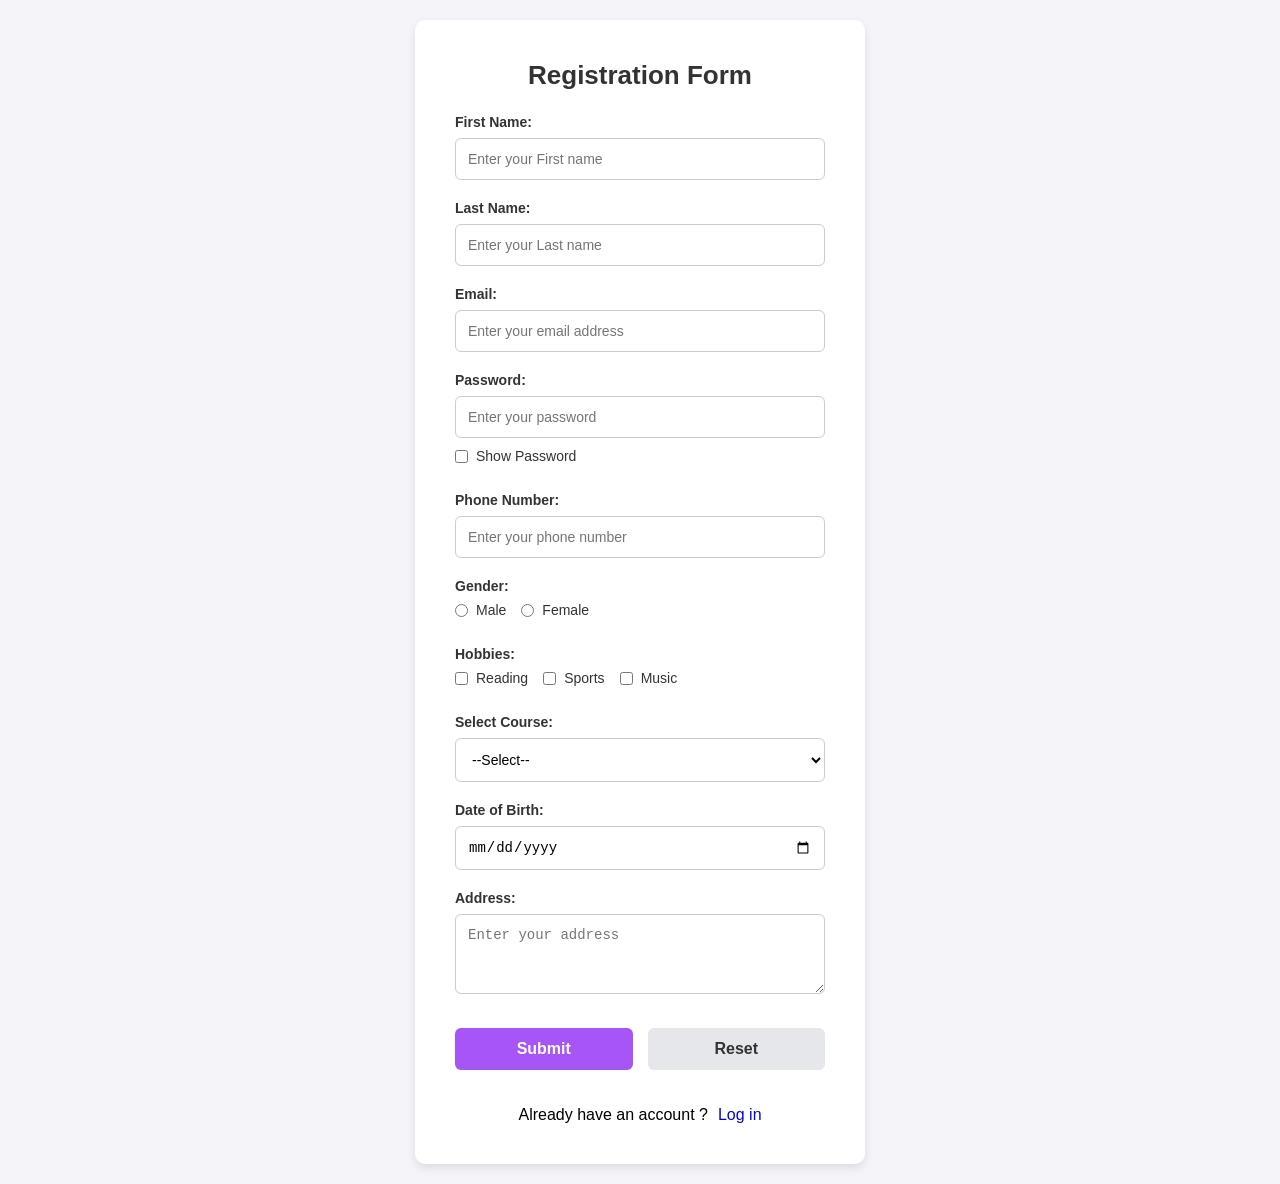
<file: index.html>
<!DOCTYPE html>
<html lang="en">
<head>
    <meta charset="UTF-8">
    <meta name="viewport" content="width=device-width, initial-scale=1.0">
    <title>Registration Form</title>
    <link rel="icon" href="./src/santa-claus.png" />
    <link rel="stylesheet" href="style.css">
</head>
<body>

<div class="form-container">
    <h2 class="form-title">Registration Form</h2><br>
    

    <form>

        <div class="form-group">
            <label for="name">First Name:</label>
            <input type="text" id="name" name="name" placeholder="Enter your First name" required>
        </div>

         <div class="form-group">
            <label for="lastname">Last Name:</label>
            <input type="text" id="lastname" name="lastname" placeholder="Enter your Last name" required>
        </div>

        
        <div class="form-group">
            <label for="email">Email:</label>
            <input type="email" id="email" class="hello-one" name="email" placeholder="Enter your email address">
        </div>

        
        <div class="form-group">
            <label for="password">Password:</label>
            <input type="password" id="password" name="password" placeholder="Enter your password" required>

            <div class="checkbox-group" style="margin-top: 10px;">
                <label class="checkbox-label">
                    <input type="checkbox" id="showPassword" name="showPassword"> Show Password
                </label>
            </div>
        </div>

        
        <div class="form-group">
            <label for="phone">Phone Number:</label>
            <input type="tel" id="phone" name="phone" placeholder="Enter your phone number" required>
        </div>

        
        <div class="form-group">
            <label>Gender:</label>
            <div class="radio-group">
                <label class="radio-label">
                    <input type="radio" name="gender" value="male"> Male
                </label>
                <label class="radio-label">
                    <input type="radio" name="gender" value="female"> Female
                </label>
            </div>
        </div>

        
        <div class="form-group">
            <label>Hobbies:</label>
            <div class="checkbox-group">
                <label class="checkbox-label">
                    <input type="checkbox" name="hobby" value="reading"> Reading
                </label>
                <label class="checkbox-label">
                    <input type="checkbox" name="hobby" value="sports"> Sports
                </label>
                <label class="checkbox-label">
                    <input type="checkbox" name="hobby" value="music"> Music
                </label>
            </div>
        </div>

        
        <div class="form-group">
            <label for="course">Select Course:</label>
            <select id="course" name="course">
                <option value="">--Select--</option>
                <option value="bca">BCA</option>
                <option value="btech">B.Tech</option>
                <option value="mca">MCA</option>
            </select>
        </div>

        
        <div class="form-group">
            <label for="dob">Date of Birth:</label>
            <input type="date" id="dob" name="dob">
        </div>

        
        <div class="form-group">
            <label for="address">Address:</label>
            <textarea id="address" name="address" placeholder="Enter your address"></textarea>
        </div>


        <div class="button-group">
            <input type="submit" value="Submit">
            <input type="reset" value="Reset">
        </div>
        
        <div>
            <br> <br>
            <p class="register-p">Already have an account ?<a href="/login form/index.html" class="Register-link">Log in</a></p>
        </div>
    </form>


</div>

<script src="script.js"></script>
</body>
</html>
</file>
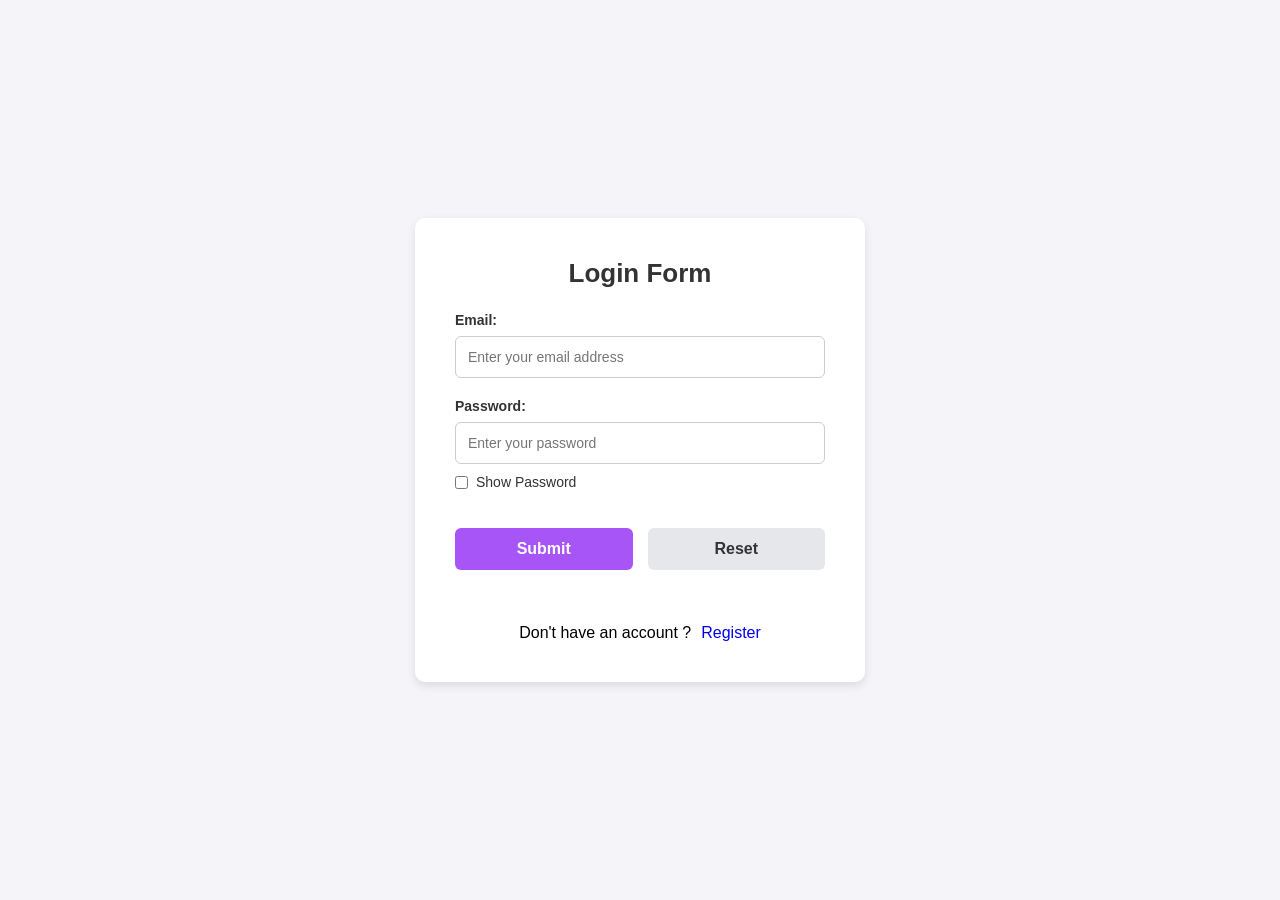
<file: login form/index.html>
<!DOCTYPE html>
<html lang="en">
<head>
    <meta charset="UTF-8">
    <meta name="viewport" content="width=device-width, initial-scale=1.0">
    <title>Document</title>
    <link rel="stylesheet" href="/style.css">
</head>
<body>
    <div class="form-container">
        <h2 class="form-title">Login Form</h2><br>

        <form>
             <div class="form-group">
            <label for="email">Email:</label>
            <input type="email" id="email" class="hello-one" name="email" placeholder="Enter your email address">
        </div>

        
        <div class="form-group">
            <label for="password">Password:</label>
            <input type="password" id="password" name="password" placeholder="Enter your password" required>

            <div class="checkbox-group" style="margin-top: 10px;">
                <label class="checkbox-label">
                    <input type="checkbox" id="showPassword" name="showPassword"> Show Password
                </label>
            </div>
        </div>

         <div class="button-group">
            <input type="submit" value="Submit">
            <input type="reset" value="Reset">
        </div> <br> <br> <br>


        <p class="register-p">Don't have an account ?<a href="/index.html" class="Register-link">Register</a></p>
        </form>
    </div>

    <script src="/script.js"></script>
    
</body>
</html>
</file>
<file: style.css>
* {
    margin: 0;
    padding: 0;
    box-sizing: border-box;
}


body {
    font-family: Arial, Helvetica, sans-serif;
    background-color: #f4f4f9; /* Light gray background */
    display: flex;
    justify-content: center;
    align-items: center;
    min-height: 100vh;
    padding: 20px;
}


.form-container {
    background-color: #ffffff; /* Solid white background */
    border-radius: 10px; /* Rounded corners */
    padding: 40px;
    width: 100%;
    max-width: 450px;
    box-shadow: 0 4px 10px rgba(0, 0, 0, 0.1); /* Soft shadow */
}


.message {
    padding: 12px;
    margin-bottom: 20px;
    border-radius: 6px;
    font-size: 14px;
    font-weight: bold;
    text-align: center;
}

.message-success {
    background-color: #d4edda;
    color: #155724;
    border: 1px solid #c3e6cb;
}

.message-error {
    background-color: #f8d7da;
    color: #721c24;
    border: 1px solid #f5c6cb;
}




.form-title {
    text-align: center;
    color: #333333; /* Dark gray text */
    font-size: 26px;
    margin-bottom: 5px;
}

.form-subtitle {
    text-align: center;
    color: #666666;
    font-size: 14px;
    margin-bottom: 25px;
}


.form-group {
    margin-bottom: 20px;
}

label {
    display: block;
    color: #333333;
    font-size: 14px;
    font-weight: bold;
    margin-bottom: 8px;
}


input[type="text"],
input[type="password"],
input[type="tel"],
input[type="date"],
.hello-one,
select,
textarea {
    width: 100%;
    padding: 12px;
    border: 1px solid #cccccc; /* Simple gray border */
    border-radius: 6px;
    font-size: 14px;
    background-color: #ffffff;
}


input:focus,
select:focus,
textarea:focus {
    outline: none;
    border-color: #a855f7; /* Purple border on focus */
    box-shadow: 0 0 5px rgba(168, 85, 247, 0.3);
}

textarea {
    min-height: 80px;
    resize: vertical; /* Only allow up/down resizing */
}


.radio-group,
.checkbox-group {
    display: flex;
    gap: 15px;
    margin-top: 5px;
}

.radio-label,
.checkbox-label {
    display: flex;
    align-items: center;
    font-weight: normal; /* Override the bold label style from above */
    cursor: pointer;
}

input[type="radio"],
input[type="checkbox"] {
    margin-right: 8px;
    cursor: pointer;
}


.button-group {
    display: flex;
    gap: 15px;
    margin-top: 30px;
}

input[type="submit"],
input[type="reset"] {
    flex: 1; /* Makes both buttons take up equal space */
    padding: 12px;
    border: none;
    border-radius: 6px;
    font-size: 16px;
    font-weight: bold;
    cursor: pointer;
}

input[type="submit"] {
    background-color: #a855f7; /* Purple color from your original theme */
    color: white;
}

input[type="submit"]:hover {
    background-color: #9333ea; /* Slightly darker purple when hovering */
}

input[type="reset"] {
    background-color: #e5e7eb; /* Light gray */
    color: #333333;
}

input[type="reset"]:hover {
    background-color: #d1d5db; /* Slightly darker gray when hovering */
}


.form-link {
    text-align: center;
    margin-top: 20px;
    font-size: 14px;
}

.form-link a {
    color: #a855f7;
    text-decoration: none;
}

.form-link a:hover {
    text-decoration: underline;
}

.Register-link {
    text-decoration: none;
    margin-left: 10px;
}

.register-p {
    display: flex;
    align-items: center;
    justify-content: center;
}
</file>
